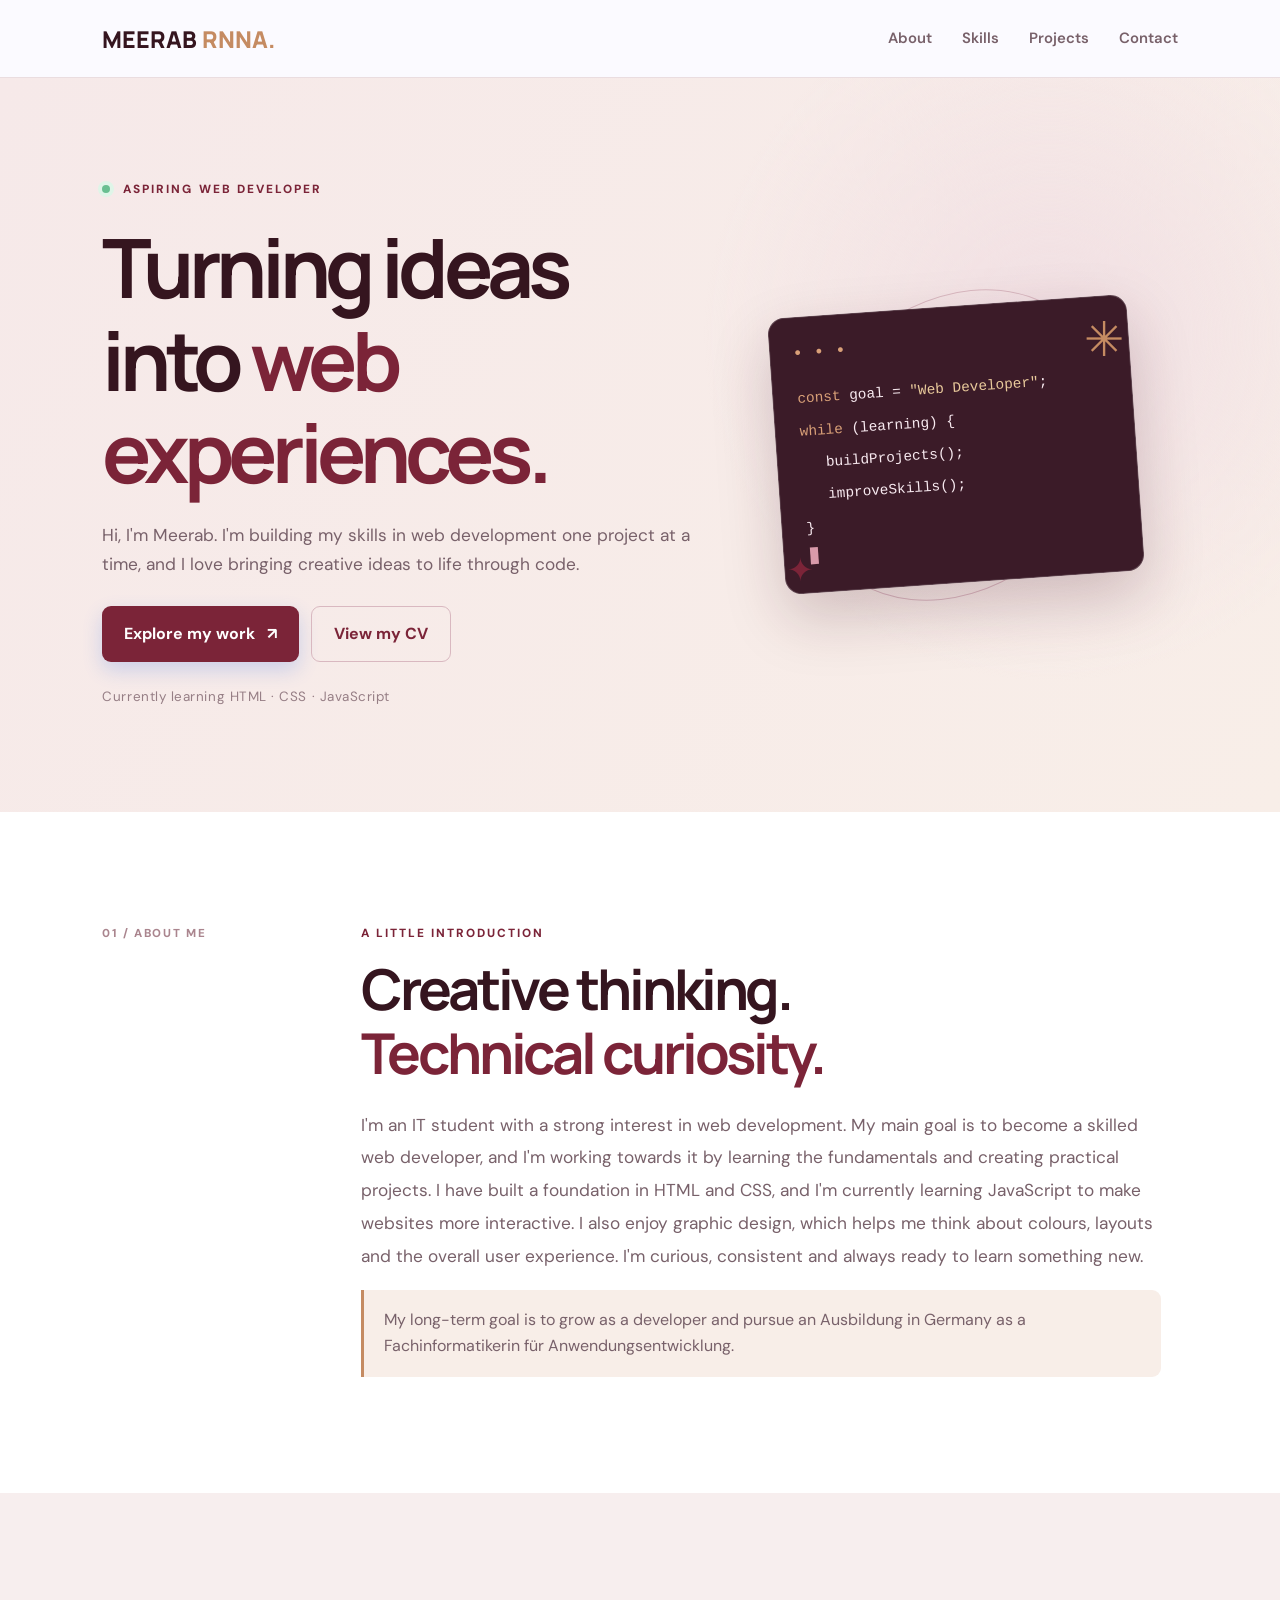
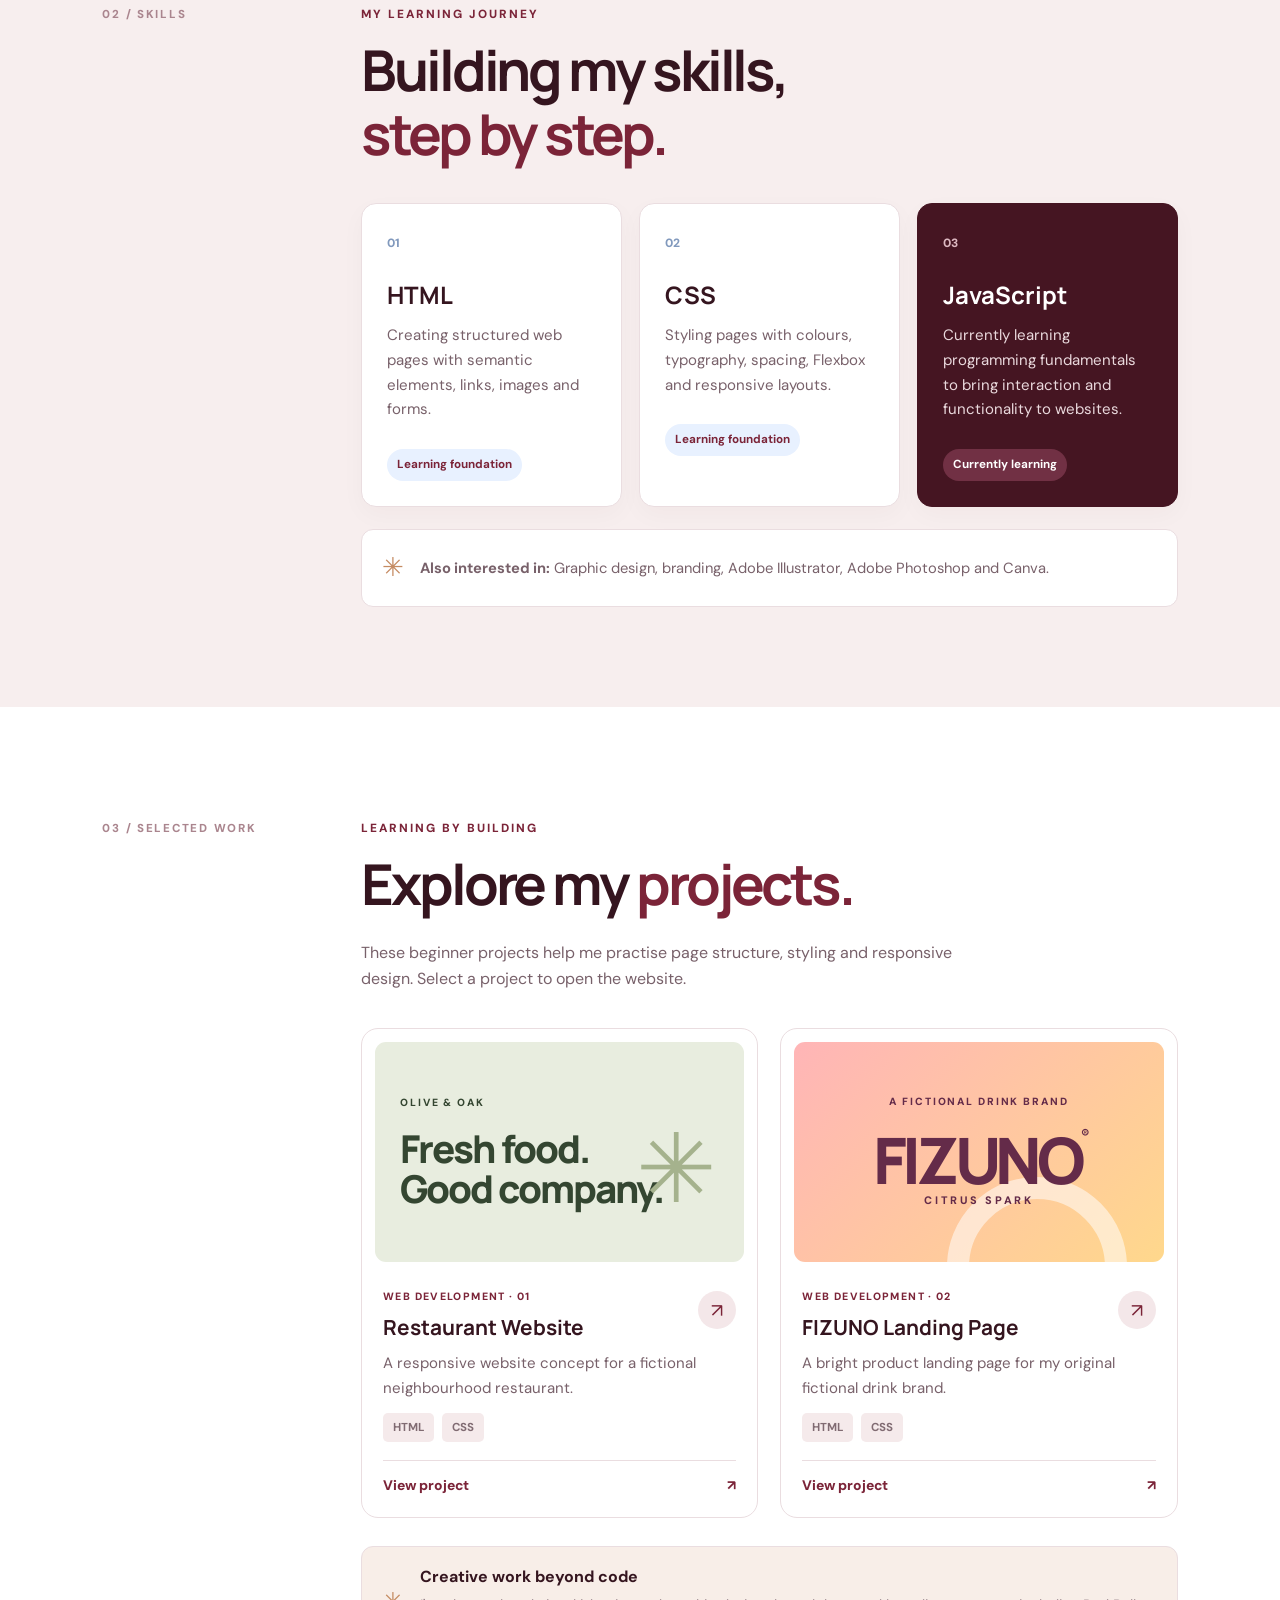
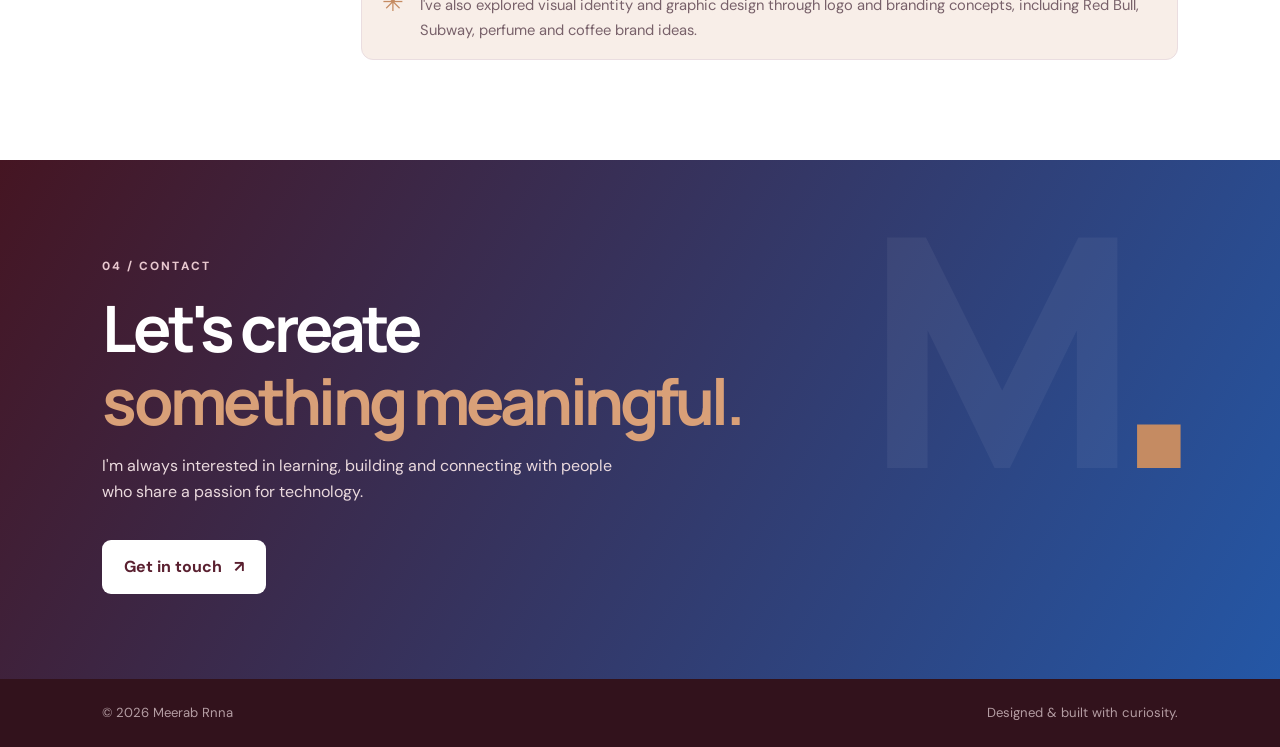
<file: index.html>
<!DOCTYPE html>
<html lang="en">
<head>
  <meta charset="UTF-8">
  <meta name="viewport" content="width=device-width, initial-scale=1.0">
  <meta name="description" content="Meerab Rnna — aspiring web developer learning HTML, CSS and JavaScript.">
  <title>Meerab Rnna | Aspiring Web Developer</title>
  <link rel="preconnect" href="https://fonts.googleapis.com">
  <link rel="preconnect" href="https://fonts.gstatic.com" crossorigin>
  <link href="https://fonts.googleapis.com/css2?family=DM+Sans:wght@400;500;600;700&family=Manrope:wght@600;700;800&display=swap" rel="stylesheet">
  <link rel="stylesheet" href="style.css">
</head>
<body>
  <header class="site-header">
    <a class="logo" href="#home" aria-label="Meerab Rnna home">MEERAB <span>RNNA.</span></a>
    <nav aria-label="Main navigation">
      <a href="#about">About</a>
      <a href="#skills">Skills</a>
      <a href="#projects">Projects</a>
      <a href="#contact">Contact</a>
    </nav>
  </header>

  <main>
    <section class="hero" id="home">
      <div class="hero-content">
        <p class="eyebrow"><span class="status-dot"></span> ASPIRING WEB DEVELOPER</p>
        <h1>Turning ideas<br>into <span>web experiences.</span></h1>
        <p class="intro">Hi, I'm Meerab. I'm building my skills in web development one project at a time, and I love bringing creative ideas to life through code.</p>
        <div class="hero-actions">
          <a class="button" href="#projects">Explore my work <span aria-hidden="true">↗</span></a>
          <a class="button button-outline" href="Meerab_Rnna_CV.pdf" target="_blank" rel="noopener">View my CV</a>
        </div>
        <p class="hero-note">Currently learning HTML · CSS · JavaScript</p>
      </div>
      <div class="hero-art" aria-hidden="true">
        <div class="orbit orbit-one"></div><div class="orbit orbit-two"></div>
        <div class="code-card"><span class="dots">● ● ●</span><p><span class="code-pink">const</span> goal = <span class="code-yellow">"Web Developer"</span>;</p><p><span class="code-pink">while</span> (learning) {</p><p class="indent">buildProjects();</p><p class="indent">improveSkills();</p><p>}</p><span class="cursor"></span></div>
        <span class="art-star star-one">✳</span><span class="art-star star-two">✦</span>
      </div>
    </section>

    <section class="section about-section" id="about">
      <div class="section-label">01 / ABOUT ME</div>
      <div class="about-content">
        <p class="eyebrow">A LITTLE INTRODUCTION</p>
        <h2>Creative thinking.<br><span>Technical curiosity.</span></h2>
        <p class="body-copy">I'm an IT student with a strong interest in web development. My main goal is to become a skilled web developer, and I'm working towards it by learning the fundamentals and creating practical projects. I have built a foundation in HTML and CSS, and I'm currently learning JavaScript to make websites more interactive. I also enjoy graphic design, which helps me think about colours, layouts and the overall user experience. I'm curious, consistent and always ready to learn something new.</p>
        <p class="about-goal">My long-term goal is to grow as a developer and pursue an Ausbildung in Germany as a Fachinformatikerin für Anwendungsentwicklung.</p>
      </div>
    </section>

    <section class="section skills-section" id="skills">
      <div class="section-label">02 / SKILLS</div>
      <div class="section-main">
        <p class="eyebrow">MY LEARNING JOURNEY</p>
        <h2>Building my skills,<br><span>step by step.</span></h2>
        <div class="skill-grid">
          <article class="skill-card"><span class="skill-number">01</span><h3>HTML</h3><p>Creating structured web pages with semantic elements, links, images and forms.</p><span class="skill-level">Learning foundation</span></article>
          <article class="skill-card"><span class="skill-number">02</span><h3>CSS</h3><p>Styling pages with colours, typography, spacing, Flexbox and responsive layouts.</p><span class="skill-level">Learning foundation</span></article>
          <article class="skill-card featured-skill"><span class="skill-number">03</span><h3>JavaScript</h3><p>Currently learning programming fundamentals to bring interaction and functionality to websites.</p><span class="skill-level">Currently learning</span></article>
        </div>
        <div class="design-note"><span class="design-icon">✳</span><p><strong>Also interested in:</strong> Graphic design, branding, Adobe Illustrator, Adobe Photoshop and Canva.</p></div>
      </div>
    </section>

    <section class="section projects-section" id="projects">
      <div class="section-label">03 / SELECTED WORK</div>
      <div class="section-main">
        <p class="eyebrow">LEARNING BY BUILDING</p>
        <h2>Explore my <span>projects.</span></h2>
        <p class="section-intro">These beginner projects help me practise page structure, styling and responsive design. Select a project to open the website.</p>
        <div class="project-grid">
          <a class="project-card project-olive" href="../02-restaurant-website/index.html" target="_blank" rel="noopener">
            <div class="project-visual olive-visual"><span class="visual-kicker">OLIVE & OAK</span><span class="visual-title">Fresh food.<br>Good company.</span><span class="visual-leaf">✳</span></div>
            <div class="project-info"><div><span class="project-type">WEB DEVELOPMENT · 01</span><h3>Restaurant Website</h3></div><span class="project-arrow">↗</span></div>
            <p>A responsive website concept for a fictional neighbourhood restaurant.</p><div class="tech-tags"><span>HTML</span><span>CSS</span></div>
            <span class="view-link">View project <span>↗</span></span>
          </a>
          <a class="project-card project-fizuno" href="../03-product-landing-page/index.html" target="_blank" rel="noopener">
            <div class="project-visual fizuno-visual"><span class="visual-kicker">A FICTIONAL DRINK BRAND</span><span class="fizuno-word">FIZUNO<span>®</span></span><span class="fizuno-sub">CITRUS SPARK</span><span class="fizuno-circle"></span></div>
            <div class="project-info"><div><span class="project-type">WEB DEVELOPMENT · 02</span><h3>FIZUNO Landing Page</h3></div><span class="project-arrow">↗</span></div>
            <p>A bright product landing page for my original fictional drink brand.</p><div class="tech-tags"><span>HTML</span><span>CSS</span></div>
            <span class="view-link">View project <span>↗</span></span>
          </a>
        </div>
        <div class="creative-work"><span class="creative-icon">✳</span><div><strong>Creative work beyond code</strong><p>I've also explored visual identity and graphic design through logo and branding concepts, including Red Bull, Subway, perfume and coffee brand ideas.</p></div></div>
      </div>
    </section>

    <section class="contact-section" id="contact">
      <div class="contact-inner"><p class="eyebrow">04 / CONTACT</p><h2>Let's create<br><span>something meaningful.</span></h2><p>I'm always interested in learning, building and connecting with people who share a passion for technology.</p><a class="button button-light" href="mailto:Meerubrnna@gmail.com">Get in touch <span>↗</span></a></div>
      <div class="contact-decoration">M<span>.</span></div>
    </section>
  </main>
  <footer><span>© 2026 Meerab Rnna</span><span>Designed & built with curiosity.</span></footer>
</body>
</html>
</file>
<file: style.css>
:root{--ink:#35151f;--muted:#78616a;--purple:#7b2438;--pink:#c58b62;--lavender:#f4e7e9;--paper:#fffaf7;--line:#eadde0;--white:#fff;--navy:#451522}
*{box-sizing:border-box}html{scroll-behavior:smooth;scroll-padding-top:90px}body{margin:0;background:var(--paper);color:var(--ink);font-family:'DM Sans',sans-serif;line-height:1.65}.site-header{height:auto;min-height:78px;padding:17px 8%;display:flex;justify-content:space-between;align-items:center;background:rgba(251,250,255,.94);border-bottom:1px solid var(--line);position:sticky;top:0;z-index:10;backdrop-filter:blur(14px)}.logo{font:800 1.45rem 'Manrope',sans-serif;color:var(--ink);text-decoration:none}.logo span,.contact-decoration span{color:var(--pink)}nav{display:flex;gap:30px;flex-wrap:wrap}nav a{font-size:.93rem;font-weight:600;color:var(--muted);text-decoration:none;transition:color .2s}nav a:hover{color:var(--purple)}.hero{min-height:620px;padding:90px 8%;display:grid;grid-template-columns:1.15fr .85fr;align-items:center;gap:30px;background:radial-gradient(circle at 82% 35%,#f1dfe3 0,transparent 30%),linear-gradient(125deg,#f6e9e9,#f8eee8)}.hero-content{max-width:700px}.eyebrow{color:var(--purple);font-size:.74rem;font-weight:800;letter-spacing:.17em}.status-dot{display:inline-block;width:8px;height:8px;margin-right:8px;border-radius:50%;background:#69bf91;box-shadow:0 0 0 4px #dff5e8}h1,h2,h3{font-family:'Manrope',sans-serif;line-height:1.13}h1{font-size:clamp(3.1rem,6.4vw,5.6rem);letter-spacing:-.065em;margin:22px 0}h1 span,h2 span{color:var(--purple)}.intro,.body-copy,.section-intro{max-width:620px;color:var(--muted);font-size:1.08rem}.hero-actions{display:flex;gap:12px;flex-wrap:wrap;margin-top:28px}.button{display:inline-flex;align-items:center;gap:12px;padding:14px 22px;border-radius:9px;background:var(--purple);color:white;text-decoration:none;font-weight:700;box-shadow:0 8px 20px #2563eb33;transition:transform .2s,box-shadow .2s}.button:hover{transform:translateY(-3px);box-shadow:0 12px 25px #2563eb44}.button-outline{background:transparent;color:var(--purple);border:1px solid #d9b8c0;box-shadow:none}.button-outline:hover{background:#fff;box-shadow:0 8px 20px #2563eb22}.hero-note{margin-top:24px;color:#967e85;font-size:.84rem;letter-spacing:.04em}.hero-art{min-height:360px;position:relative;display:grid;place-items:center}.orbit{position:absolute;border:1px solid #d9b8c0;border-radius:50%;transform:rotate(-25deg)}.orbit-one{width:340px;height:230px}.orbit-two{width:280px;height:340px;transform:rotate(45deg)}.code-card{position:relative;width:min(100%,360px);padding:25px 24px 28px;background:#3b1b28;border:1px solid #ffffff30;border-radius:17px;color:#f8eaf0;box-shadow:0 25px 60px #45152235;transform:rotate(-4deg);font:500 .9rem/1.9 monospace}.code-card p{margin:5px 0}.dots{display:block;color:#d9a078;font-size:.7rem;letter-spacing:4px;margin-bottom:22px}.code-pink{color:#d9a078}.code-yellow{color:#e8c99b}.indent{padding-left:24px}.cursor{display:block;width:8px;height:17px;background:#d99aaa;margin-left:2px}.art-star{position:absolute;color:var(--pink)}.star-one{font-size:3rem;top:35px;right:12%}.star-two{font-size:2rem;bottom:28px;left:12%;color:var(--purple)}.section{padding:100px 8%;display:grid;grid-template-columns:.28fr 1fr;gap:30px}.section-label{font-size:.72rem;font-weight:800;letter-spacing:.15em;color:#aa858e;padding-top:12px}.about-section{background:#fff}.about-content{max-width:850px}.section h2{font-size:clamp(2.3rem,4.4vw,3.8rem);letter-spacing:-.055em;margin:14px 0 24px}.body-copy{max-width:800px;line-height:1.9}.about-goal{max-width:800px;padding:17px 20px;border-left:3px solid var(--pink);background:#f8eee8;color:#78616a;border-radius:0 9px 9px 0}.skills-section{background:#f7eeee}.section-main{min-width:0}.skill-grid{display:grid;grid-template-columns:repeat(3,1fr);gap:17px;margin-top:38px}.skill-card{position:relative;min-height:245px;padding:25px;background:#fff;border:1px solid var(--line);border-radius:15px;box-shadow:0 8px 25px #45152208}.skill-number{font-size:.75rem;font-weight:800;color:#8199bd}.skill-card h3{font-size:1.5rem;margin:25px 0 10px}.skill-card p,.project-card p{color:var(--muted);font-size:.94rem}.skill-level{display:inline-block;margin-top:12px;padding:6px 10px;border-radius:30px;background:#e8f1ff;color:var(--purple);font-size:.73rem;font-weight:700}.featured-skill{background:#451522;color:#fff;border-color:#451522}.featured-skill p{color:#ead9dd}.featured-skill .skill-number{color:#dcb8c1}.featured-skill .skill-level{background:#713044;color:#fff}.design-note,.creative-work{display:flex;align-items:center;gap:16px;margin-top:22px;padding:17px 20px;background:#fff;border:1px solid var(--line);border-radius:12px}.design-note p,.creative-work p{margin:0;color:var(--muted);font-size:.92rem}.design-icon,.creative-icon{font-size:1.6rem;color:var(--pink)}.projects-section{background:#fff}.section-intro{font-size:1rem}.project-grid{display:grid;grid-template-columns:repeat(2,minmax(0,1fr));gap:22px;margin-top:35px}.project-card{display:block;padding:13px;border:1px solid var(--line);border-radius:17px;background:#fff;text-decoration:none;color:var(--ink);transition:transform .25s,box-shadow .25s,border-color .25s}.project-card:hover{transform:translateY(-6px);border-color:#d9b8c0;box-shadow:0 18px 40px #45152212}.project-visual{height:220px;border-radius:11px;position:relative;overflow:hidden;padding:25px;display:flex;flex-direction:column;justify-content:center}.olive-visual{background:#e8eddf;color:#344631}.visual-kicker{font-size:.65rem;font-weight:800;letter-spacing:.18em}.visual-title{font:800 clamp(1.8rem,3vw,2.7rem)/1.04 'Manrope',sans-serif;margin-top:18px;letter-spacing:-.05em}.visual-leaf{position:absolute;right:28px;bottom:12px;font-size:6rem;color:#a5b28d}.fizuno-visual{align-items:center;background:linear-gradient(135deg,#ffb5b7,#ffd88c);color:#642b49}.fizuno-word{font:800 clamp(2.5rem,5vw,4.2rem)/1 'Manrope',sans-serif;letter-spacing:-.08em;margin-top:17px;z-index:1}.fizuno-word span{font-size:.8rem;vertical-align:top}.fizuno-sub{font-size:.68rem;font-weight:800;letter-spacing:.25em;z-index:1}.fizuno-circle{position:absolute;width:180px;height:180px;border:22px solid #fff8;border-radius:50%;right:10%;bottom:-95px}.project-info{display:flex;justify-content:space-between;align-items:center;padding:20px 8px 0}.project-type{font-size:.66rem;letter-spacing:.13em;color:var(--purple);font-weight:800}.project-info h3{margin:8px 0 0;font-size:1.3rem}.project-arrow{width:38px;height:38px;display:grid;place-items:center;border-radius:50%;background:var(--lavender);color:var(--purple);font-size:1.2rem}.project-card>p{padding:0 8px;margin:12px 0}.tech-tags{display:flex;gap:8px;padding:0 8px}.tech-tags span{padding:5px 10px;background:#f5eaeb;border-radius:5px;color:#806b72;font-size:.72rem;font-weight:700}.view-link{display:flex;justify-content:space-between;margin:18px 8px 7px;padding-top:13px;border-top:1px solid var(--line);font-size:.87rem;font-weight:800;color:var(--purple)}.creative-work{margin-top:28px;background:#f8eee8}.creative-work strong{display:block;margin-bottom:3px}.contact-section{position:relative;overflow:hidden;padding:85px 8%;background:linear-gradient(120deg,#451522,#2457a6);color:#fff}.contact-inner{position:relative;z-index:1;max-width:650px}.contact-section .eyebrow{color:#e8c8cf}.contact-section h2{font-size:clamp(2.6rem,5vw,4.5rem);letter-spacing:-.06em;margin:16px 0}.contact-section h2 span{color:#d9a078}.contact-section p:not(.eyebrow){color:#ead9dd;max-width:520px}.button-light{background:#fff;color:#5a2030;box-shadow:none;margin-top:18px}.contact-decoration{position:absolute;right:8%;top:5%;font:800 clamp(10rem,25vw,22rem)/1 'Manrope',sans-serif;color:#ffffff0d;letter-spacing:-.1em}footer{display:flex;justify-content:space-between;gap:15px;padding:23px 8%;font-size:.82rem;color:#b49da3;background:#32121c}
@media(max-width:850px){.hero{grid-template-columns:1fr;padding-top:75px}.hero-art{min-height:300px}.section{grid-template-columns:1fr;gap:12px}.skill-grid{grid-template-columns:1fr}.skill-card{min-height:0}.project-visual{height:190px}}
@media(max-width:560px){.site-header{padding:15px 6%;align-items:flex-start;gap:12px;flex-direction:column}nav{gap:17px}.hero{padding:65px 6%}.hero-art{min-height:270px}.orbit-one{width:270px}.orbit-two{height:280px}.code-card{font-size:.75rem;width:95%}.section{padding:70px 6%}.project-grid{grid-template-columns:1fr}.contact-section{padding:70px 6%}footer{padding:20px 6%;flex-direction:column}}
</file>
